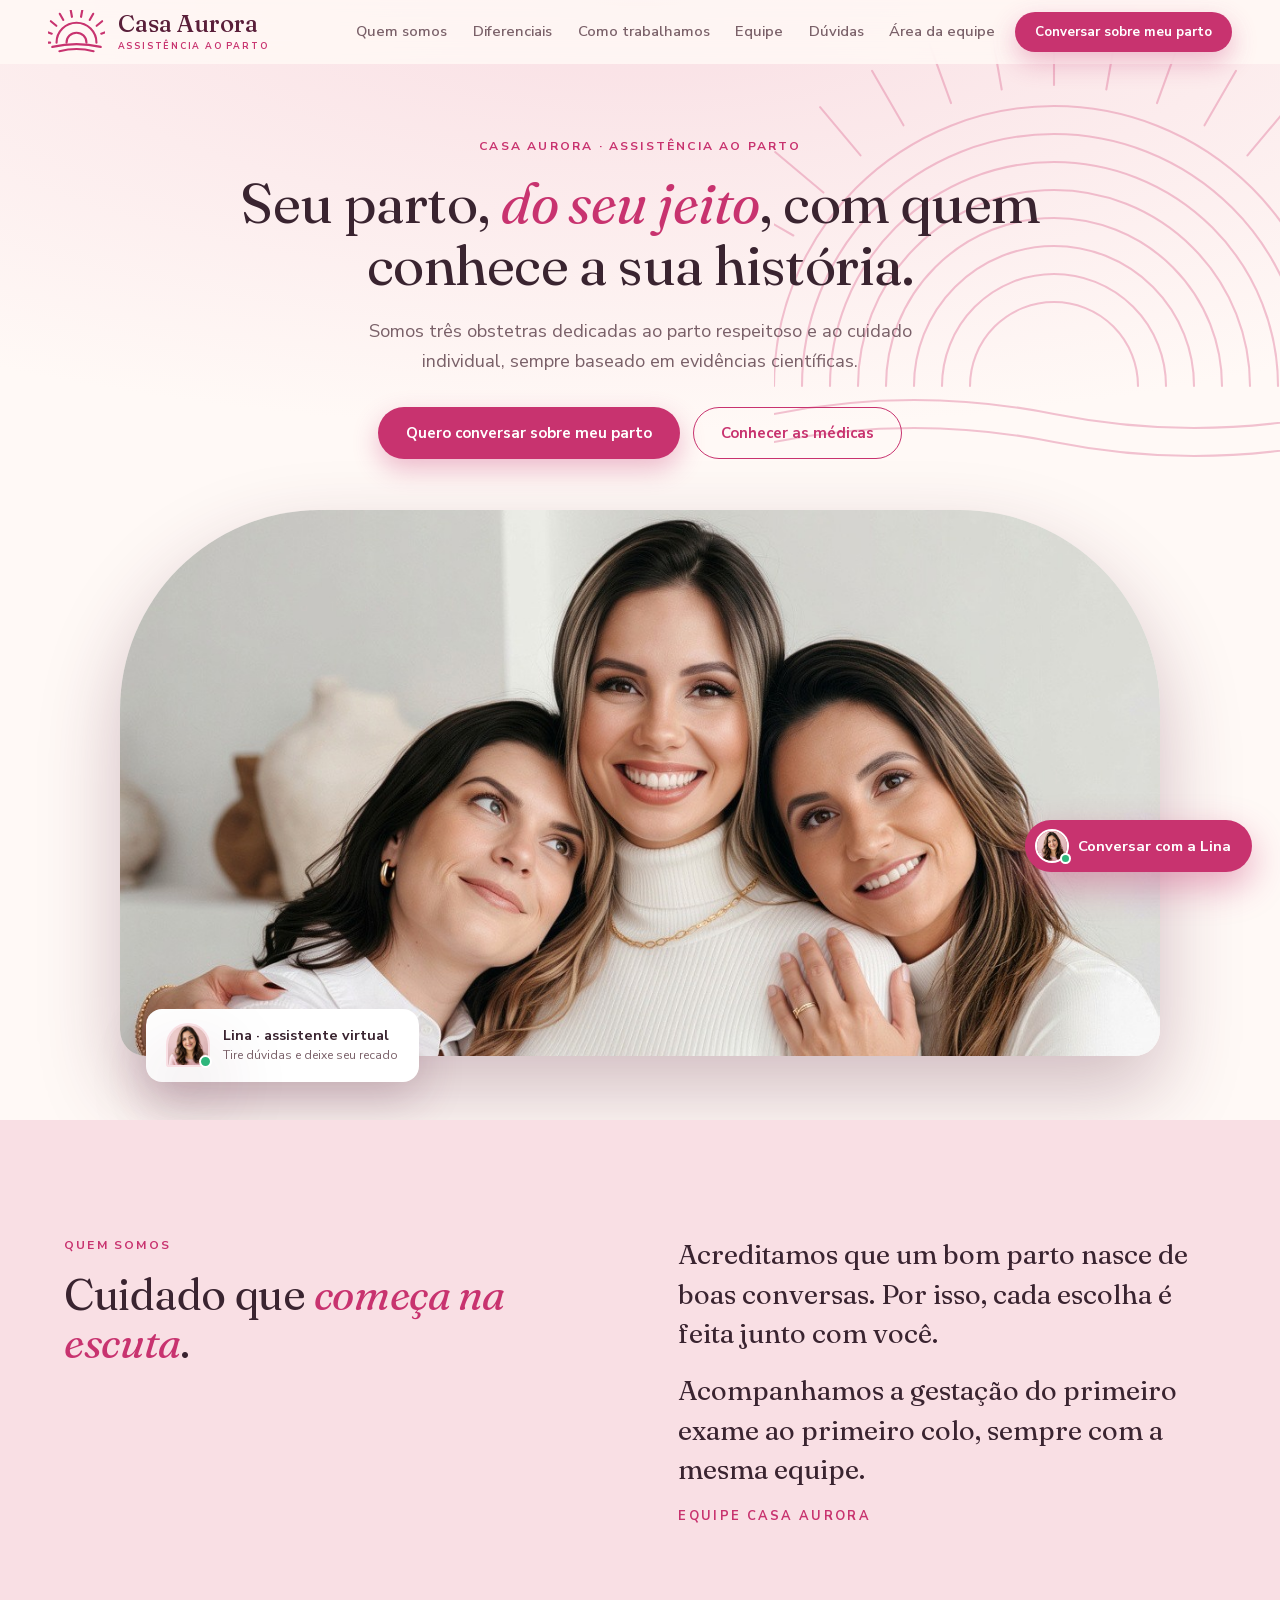
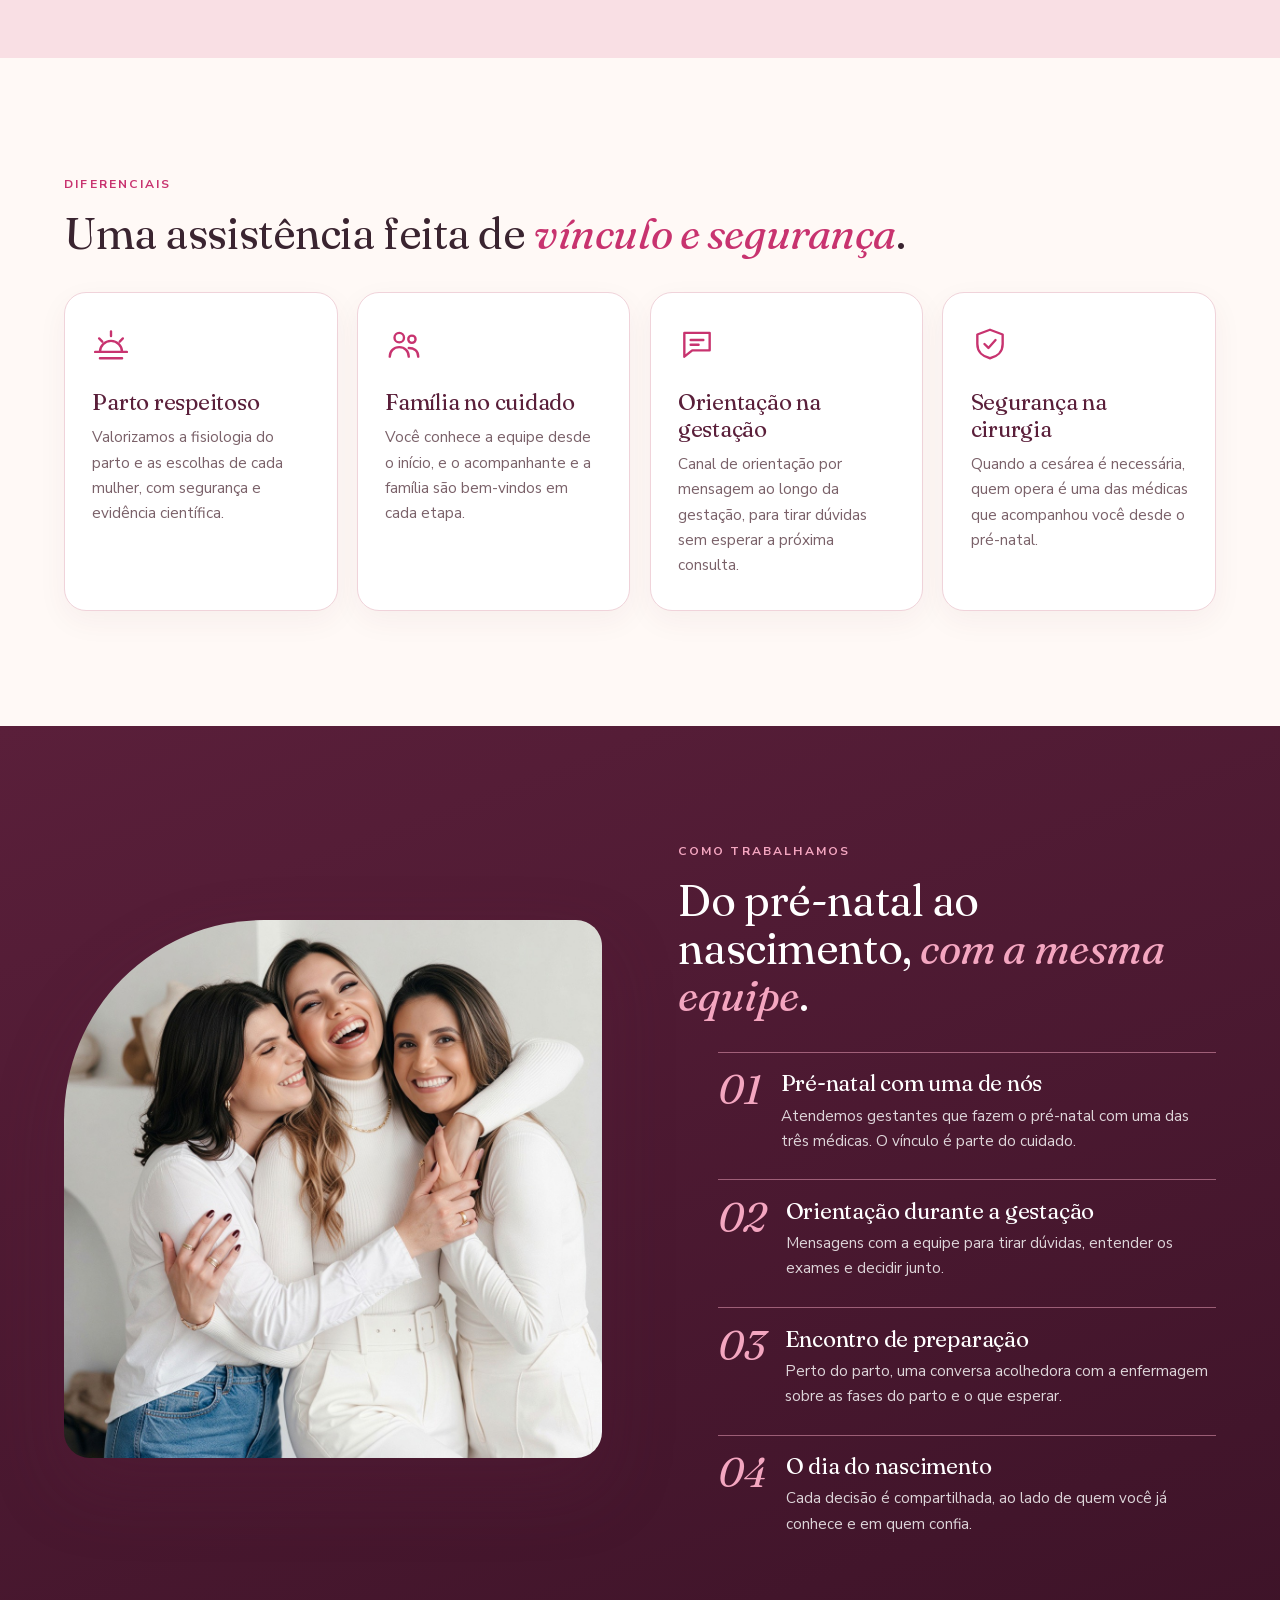
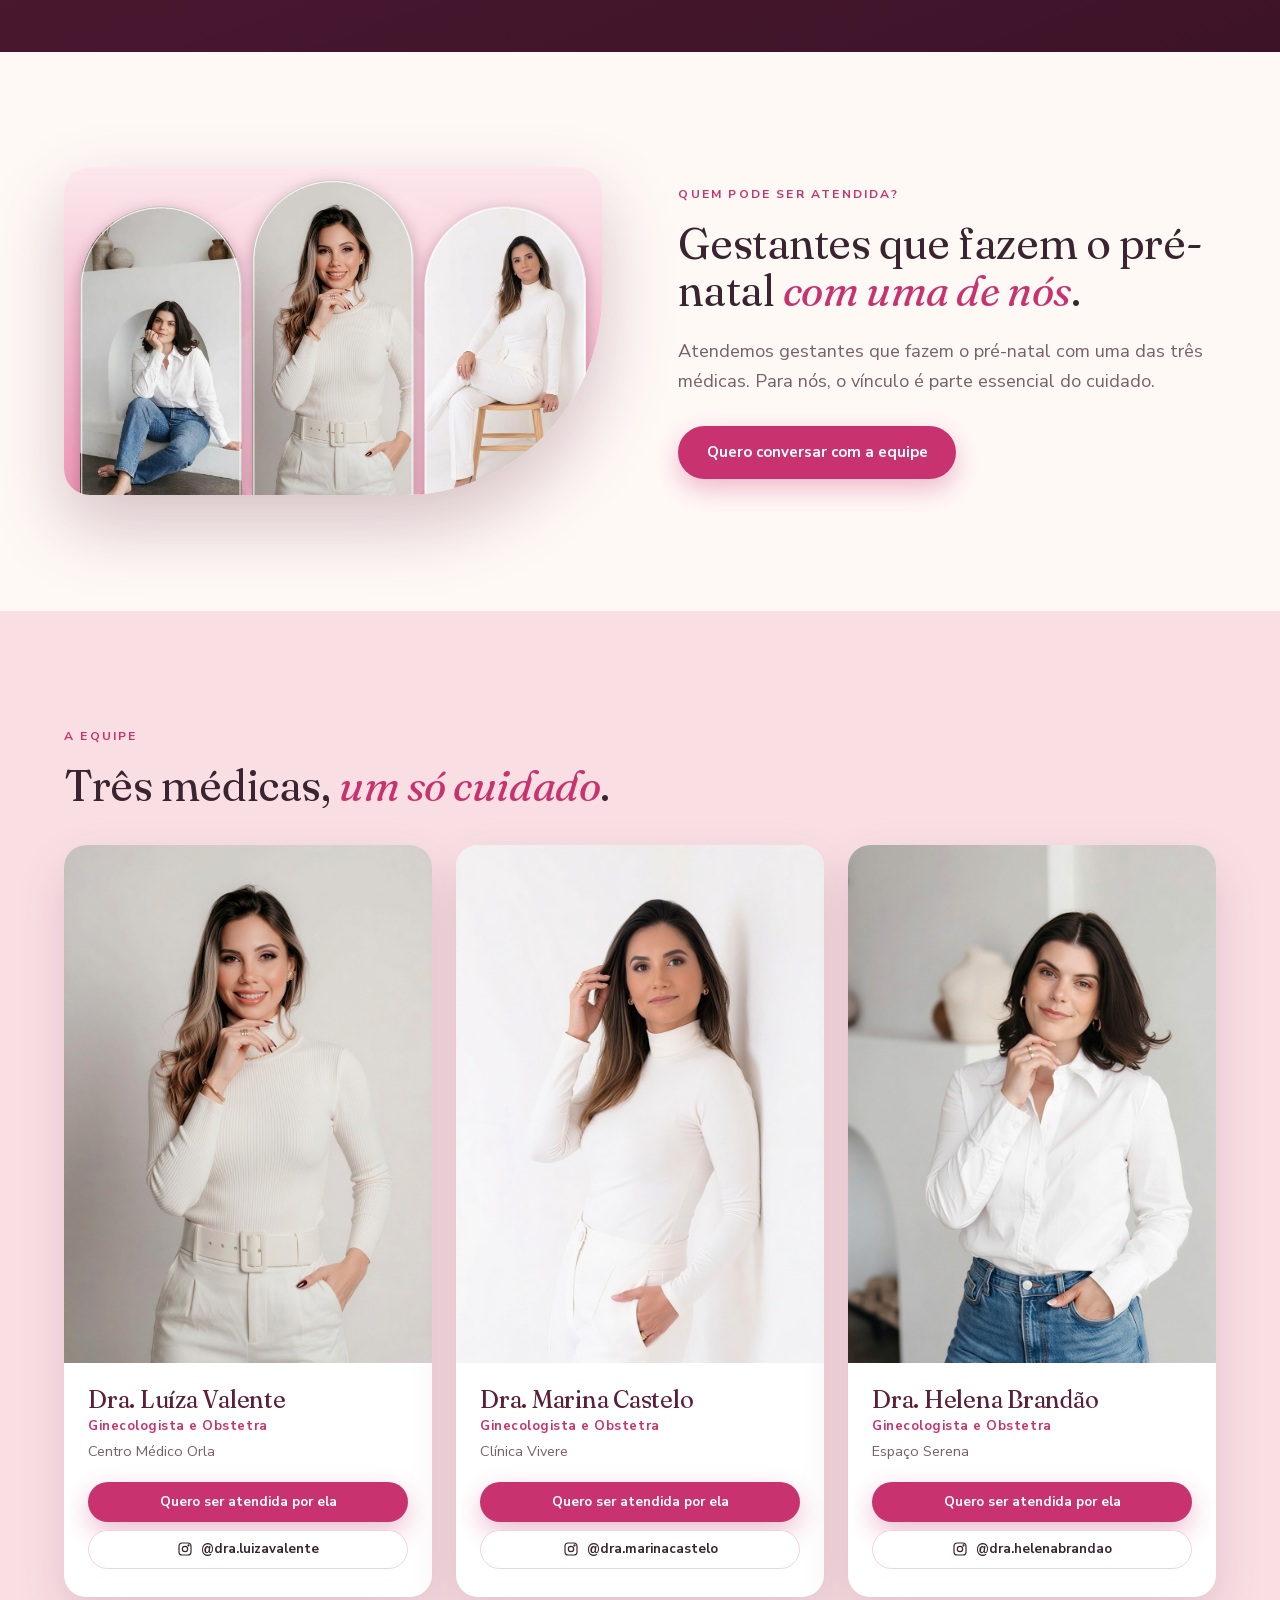
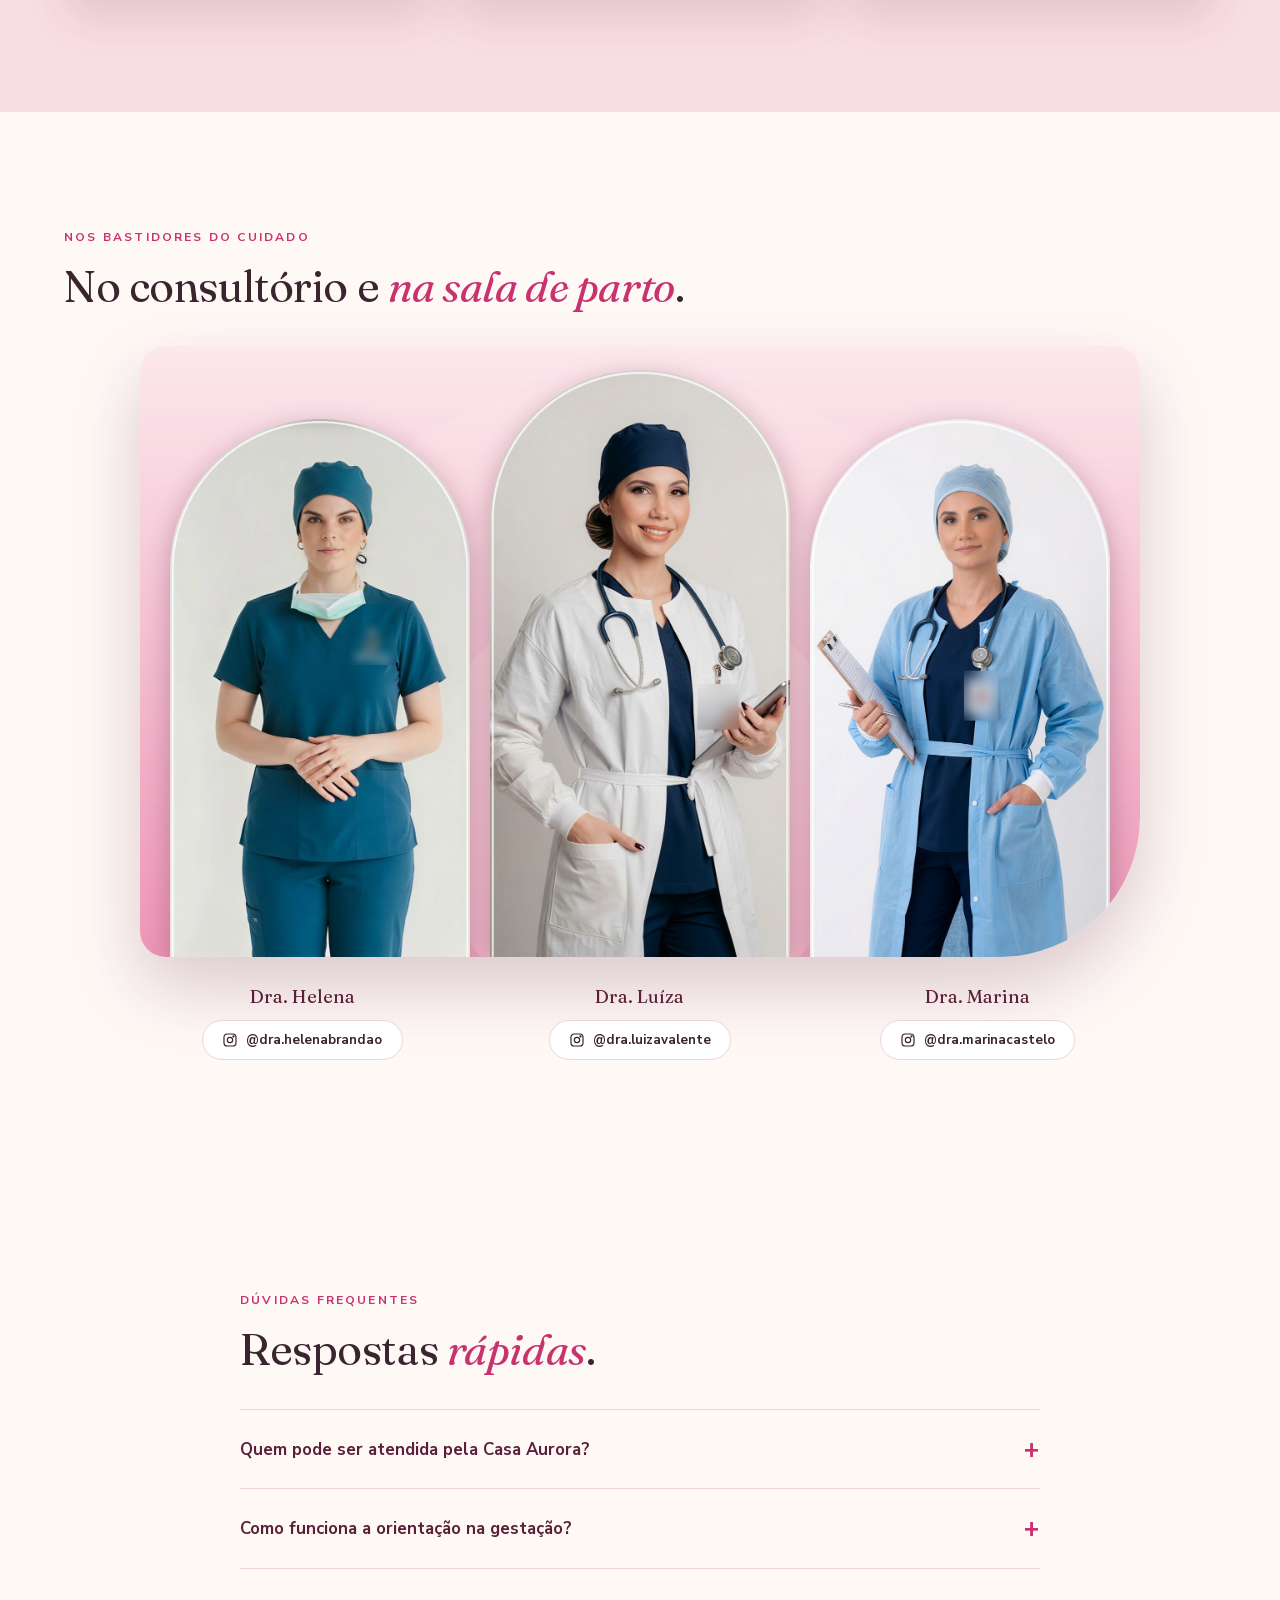
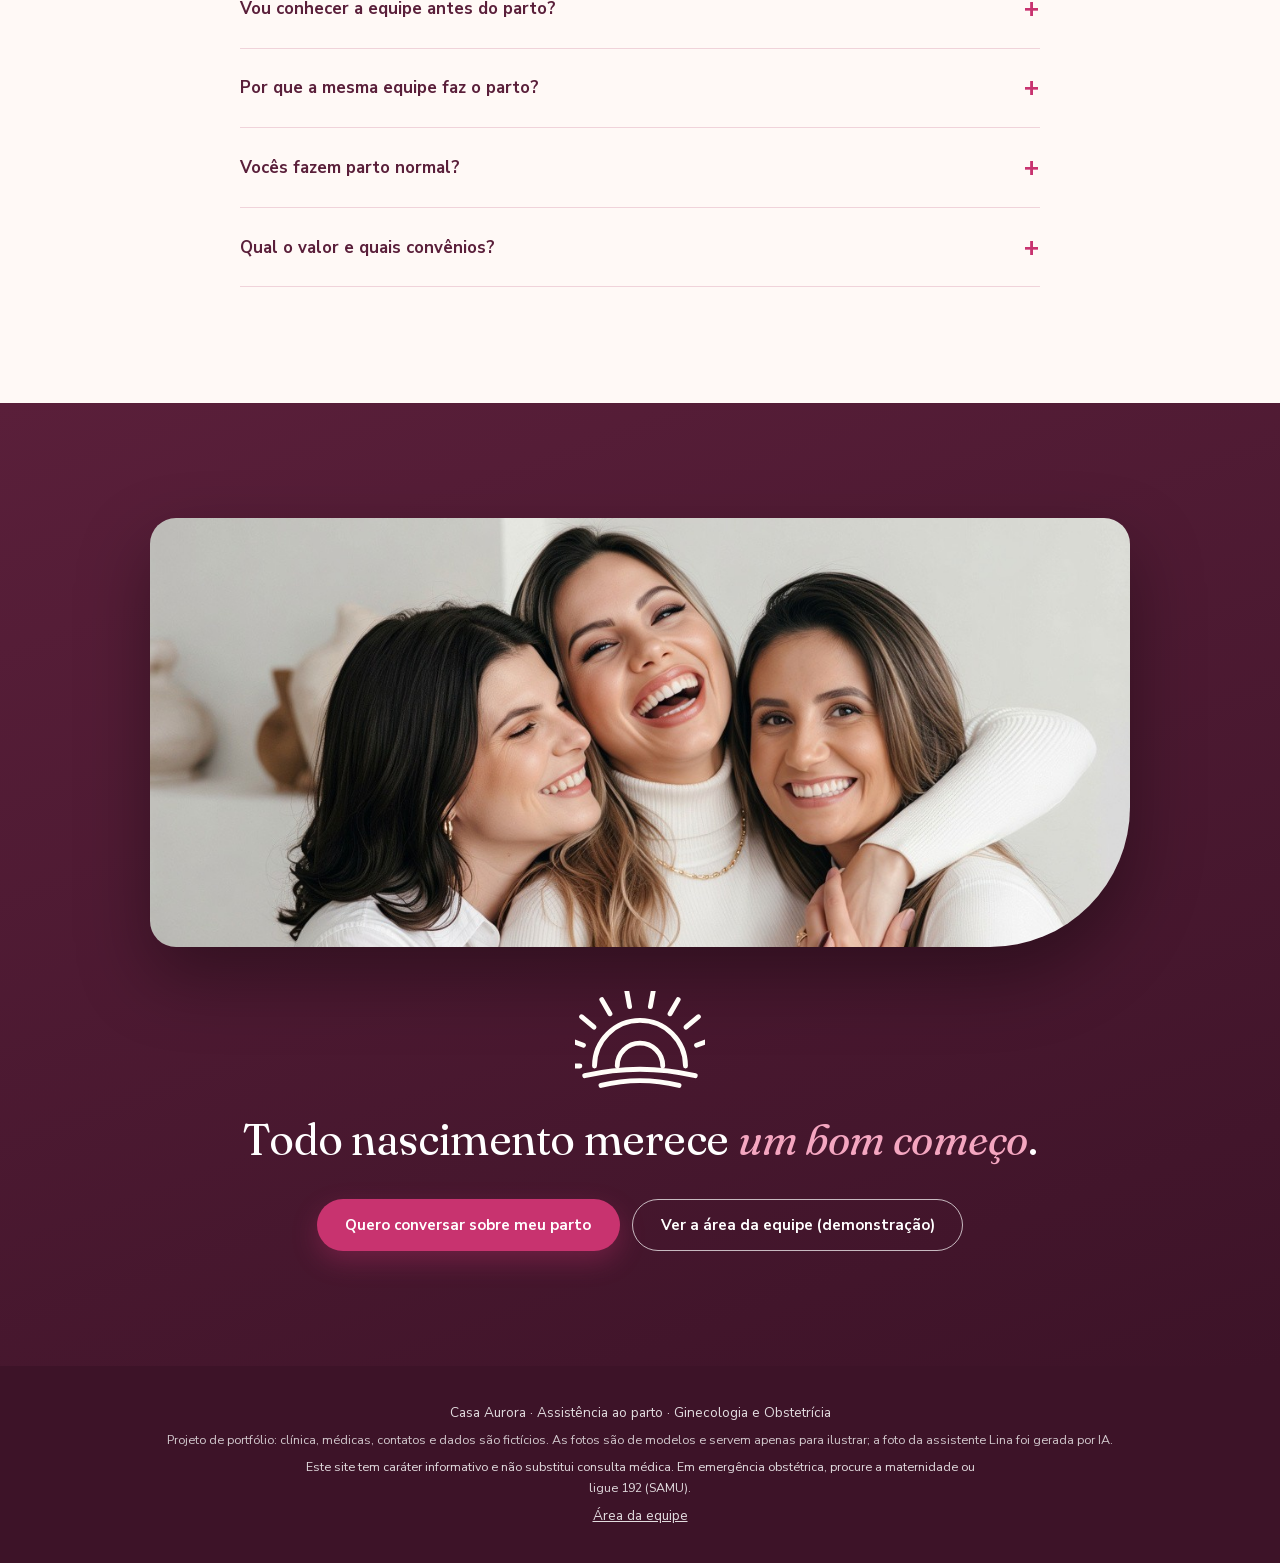
<file: index.html>
<!doctype html>
<html lang="pt-BR">
<head>
<meta charset="utf-8">
<meta name="viewport" content="width=device-width, initial-scale=1">
<title>Casa Aurora | Assistência ao Parto</title>
<meta name="description" content="Casa Aurora (clínica fictícia de portfólio): três obstetras dedicadas ao parto respeitoso e ao cuidado individual. Converse sobre o seu plano de parto.">
<meta name="robots" content="noindex">
<meta name="theme-color" content="#f9dfe4">
<link rel="preload" href="assets/fonts/fraunces-normal-400.woff2" as="font" type="font/woff2" crossorigin>
<link rel="preload" href="assets/fonts/nunito-sans-normal-400.woff2" as="font" type="font/woff2" crossorigin>
<link rel="stylesheet" href="css/fonts.css?v=20261018u2">
<link rel="stylesheet" href="css/site.css?v=20261018u2">
</head>
<body class="lp">

<header class="topo" id="topo">
  <a class="marca" href="#inicio" aria-label="Casa Aurora, início"><img src="assets/logo-mark-rosa.svg" alt="" width="57" height="44"><span class="marca-txt"><b>Casa Aurora</b><small>Assistência ao parto</small></span></a>
  <nav class="menu" id="menu" aria-label="Principal">
    <a href="#manifesto">Quem somos</a><a href="#diferenciais">Diferenciais</a><a href="#como">Como trabalhamos</a><a href="#equipe">Equipe</a><a href="#duvidas">Dúvidas</a><a href="painel.html" class="menu-equipe">Área da equipe</a>
  </nav>
  <button class="btn btn-terra btn-sm" data-abrir-chat>Conversar sobre meu parto</button>
  <button class="burger" id="burger" aria-label="Abrir menu" aria-expanded="false"><span></span><span></span></button>
</header>

<main>
  <section class="hero" id="inicio">
    <img class="marca-dagua rosa" src="assets/aurora-arcos-rosa.svg" alt="" aria-hidden="true">
    <div class="hero-txt reveal">
      <p class="etiqueta">Casa Aurora · Assistência ao parto</p>
      <h1>Seu parto, <em>do seu jeito</em>, com quem conhece a sua história.</h1>
      <p class="lead">Somos três obstetras dedicadas ao parto respeitoso e ao cuidado individual, sempre baseado em evidências científicas.</p>
      <div class="acoes">
        <button class="btn btn-terra" data-abrir-chat>Quero conversar sobre meu parto</button>
        <a class="btn btn-linha" href="#equipe">Conhecer as médicas</a>
      </div>
    </div>
    <figure class="hero-foto reveal">
      <img src="assets/equipe-abraco.jpg" alt="As três médicas da Casa Aurora abraçadas" width="843" height="470" fetchpriority="high">
      <button class="cartao-flutuante" data-abrir-chat>
        <span class="fab-av-wrap"><img class="fab-av" src="assets/lina.jpg" alt="" width="44" height="44"><span class="ponto"></span></span>
        <span><strong data-cfg="assistente"></strong> · assistente virtual<br><small>Tire dúvidas e deixe seu recado</small></span>
      </button>
    </figure>
  </section>

  <section class="sec sec-escuro" id="manifesto">
    <div class="miolo duas">
      <div class="reveal">
        <p class="etiqueta">Quem somos</p>
        <h2>Cuidado que <em>começa na escuta</em>.</h2>
      </div>
      <div class="reveal texto-grande">
        <p>Acreditamos que um bom parto nasce de boas conversas. Por isso, cada escolha é feita junto com você.</p>
        <p>Acompanhamos a gestação do primeiro exame ao primeiro colo, sempre com a mesma equipe.</p>
        <p class="assina">Equipe Casa Aurora</p>
      </div>
    </div>
  </section>

  <section class="sec" id="diferenciais">
    <div class="miolo">
      <p class="etiqueta reveal">Diferenciais</p>
      <h2 class="reveal">Uma assistência feita de <em>vínculo e segurança</em>.</h2>
      <div class="grade" id="diferenciaisGrade"></div>
    </div>
  </section>

  <section class="sec sec-marrom" id="como">
    <div class="miolo duas centro-v">
      <figure class="reveal foto-arco inv"><img src="assets/equipe-marrom.jpg" alt="As três médicas da Casa Aurora rindo juntas" loading="lazy" width="843" height="843"></figure>
      <div>
        <p class="etiqueta reveal">Como trabalhamos</p>
        <h2 class="reveal">Do pré-natal ao nascimento, <em>com a mesma equipe</em>.</h2>
        <ol class="passos vert" id="passos"></ol>
      </div>
    </div>
  </section>

  <section class="sec" id="contratar">
    <div class="miolo duas centro-v">
      <figure class="reveal foto-arco"><img src="assets/trio-consultorio.jpg" alt="As três médicas da Casa Aurora no consultório" loading="lazy" width="1800" height="1100"></figure>
      <div class="reveal">
        <p class="etiqueta">Quem pode ser atendida?</p>
        <h2>Gestantes que fazem o pré-natal <em>com uma de nós</em>.</h2>
        <p class="lead">Atendemos gestantes que fazem o pré-natal com uma das três médicas. Para nós, o vínculo é parte essencial do cuidado.</p>
        <button class="btn btn-terra" data-abrir-chat>Quero conversar com a equipe</button>
      </div>
    </div>
  </section>

  <section class="sec sec-escuro" id="equipe">
    <div class="miolo">
      <p class="etiqueta reveal">A equipe</p>
      <h2 class="reveal">Três médicas, <em>um só cuidado</em>.</h2>
      <div class="equipe" id="equipeGrade"></div>
    </div>
  </section>

  <section class="sec" id="bastidores">
    <div class="miolo">
      <p class="etiqueta reveal">Nos bastidores do cuidado</p>
      <h2 class="reveal">No consultório e <em>na sala de parto</em>.</h2>
      <figure class="reveal foto-larga"><img src="assets/trio-uniformes.jpg" alt="As três médicas da Casa Aurora de uniforme" loading="lazy" width="2400" height="1467"></figure>
      <div class="ig-trio reveal" id="igTrio"></div>
    </div>
  </section>

  <section class="sec" id="duvidas">
    <div class="miolo estreito">
      <p class="etiqueta reveal">Dúvidas frequentes</p>
      <h2 class="reveal">Respostas <em>rápidas</em>.</h2>
      <div class="faq" id="faq"></div>
    </div>
  </section>

  <section class="sec sec-marrom final">
    <img class="marca-dagua esq" src="assets/aurora-arcos.svg" alt="" aria-hidden="true">
    <div class="miolo centrado reveal">
      <figure class="faixa"><img src="assets/equipe-sentadas.jpg" alt="A equipe Casa Aurora" loading="lazy" width="843" height="368"></figure>
      <img class="logo-final" src="assets/logo-mark.svg" alt="Casa Aurora" width="130" height="100" loading="lazy">
      <h2>Todo nascimento merece <em>um bom começo</em>.</h2>
      <div class="acoes centro">
        <button class="btn btn-terra" data-abrir-chat>Quero conversar sobre meu parto</button>
        <a class="btn btn-linha" href="painel.html">Ver a área da equipe (demonstração)</a>
      </div>
    </div>
  </section>
</main>

<footer class="rodape">
  <p>Casa Aurora · Assistência ao parto · Ginecologia e Obstetrícia</p>
  <p class="demo-nota">Projeto de portfólio: clínica, médicas, contatos e dados são fictícios. As fotos são de modelos e servem apenas para ilustrar; a foto da assistente Lina foi gerada por IA.</p>
  <p class="aviso">Este site tem caráter informativo e não substitui consulta médica. Em emergência obstétrica, procure a maternidade ou ligue 192 (SAMU).</p>
  <p><a href="painel.html">Área da equipe</a></p>
</footer>

<script src="js/config.js?v=20261018u2"></script>
<script src="js/db.js?v=20261018u2"></script>
<script src="js/site.js?v=20261018u2"></script>
<script src="js/assistant.js?v=20261018u2"></script>
</body>
</html>
</file>
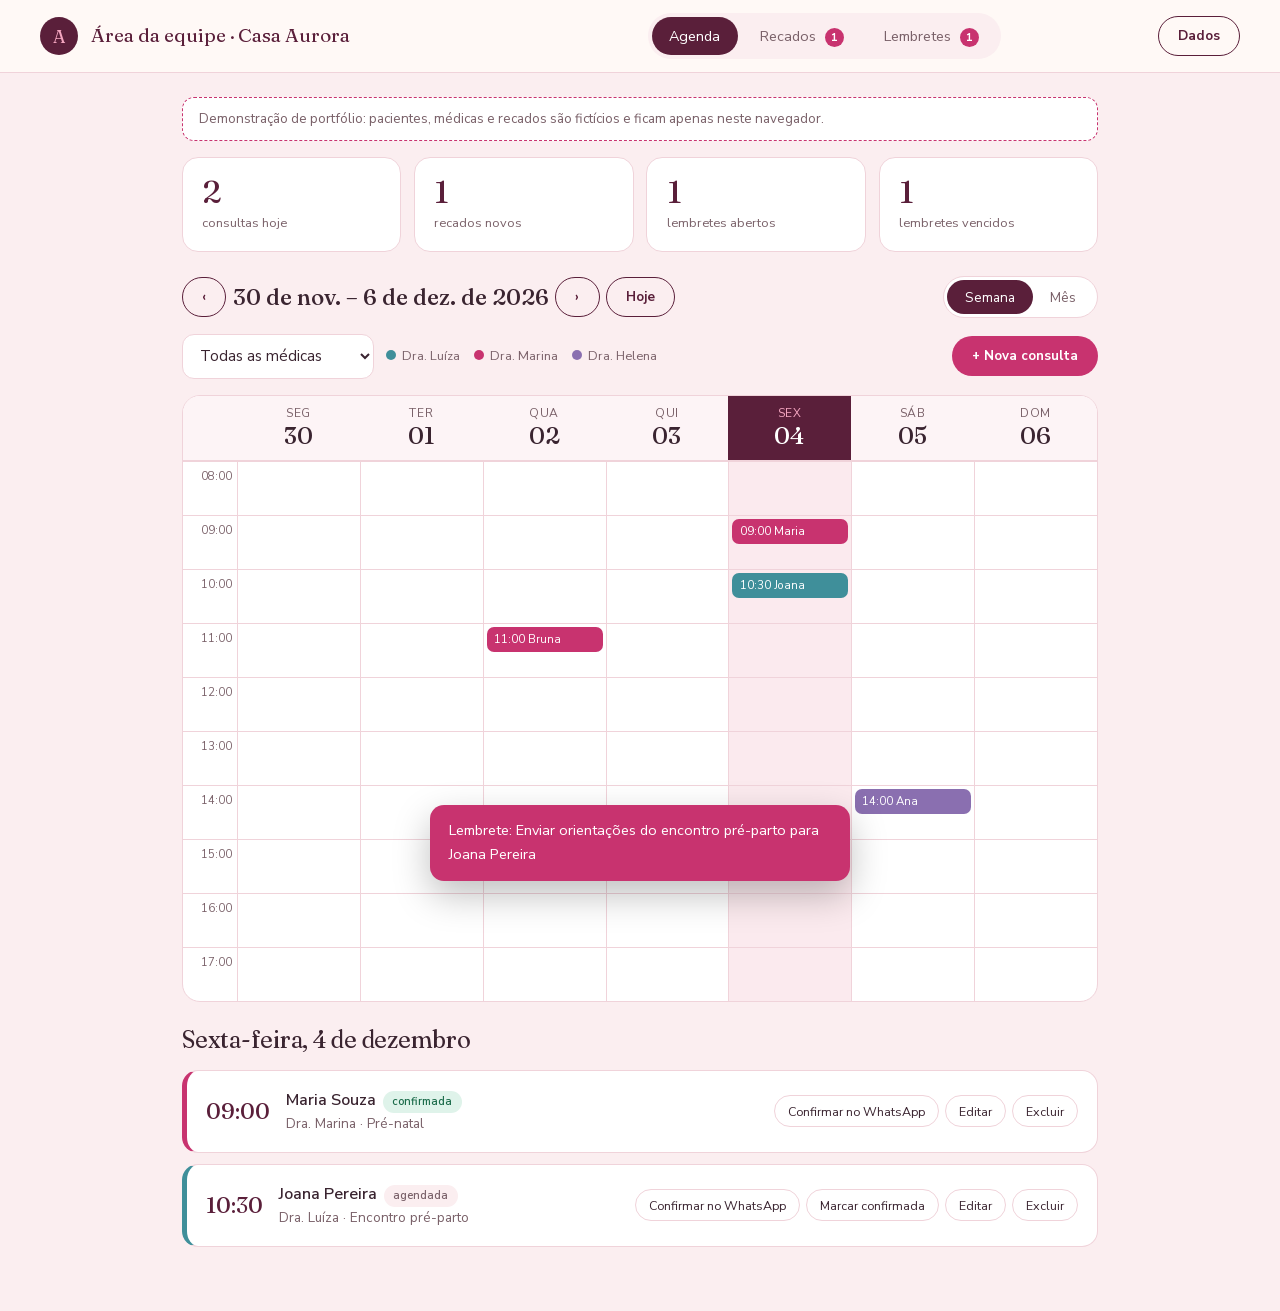
<file: painel.html>
<!doctype html>
<html lang="pt-BR">
<head>
<meta charset="utf-8">
<meta name="viewport" content="width=device-width, initial-scale=1">
<meta name="robots" content="noindex">
<title>Painel | Casa Aurora (demonstração)</title>
<link rel="preload" href="assets/fonts/fraunces-normal-400.woff2" as="font" type="font/woff2" crossorigin>
<link rel="preload" href="assets/fonts/nunito-sans-normal-400.woff2" as="font" type="font/woff2" crossorigin>
<link rel="stylesheet" href="css/fonts.css?v=20261018u2">
<link rel="stylesheet" href="css/site.css?v=20261018u2">
<link rel="stylesheet" href="css/painel.css?v=20261018u2">
</head>
<body class="pn">
<header class="pn-topo">
  <a class="marca" href="index.html"><span class="marca-sel">A</span><span class="marca-nome">Área da equipe · Casa Aurora</span></a>
  <nav class="abas" role="tablist">
    <button role="tab" data-aba="agenda" aria-selected="true">Agenda</button>
    <button role="tab" data-aba="recados" aria-selected="false">Recados <b id="nRec" hidden></b></button>
    <button role="tab" data-aba="lembretes" aria-selected="false">Lembretes <b id="nLemb" hidden></b></button>
  </nav>
  <button class="btn btn-linha btn-sm" id="btnDados">Dados</button>
</header>

<main class="pn-main">
  <p class="demo-banner">Demonstração de portfólio: pacientes, médicas e recados são fictícios e ficam apenas neste navegador.</p>
  <section class="resumo" id="resumo"></section>

  <section class="aba" id="aba-agenda">
    <div class="barra">
      <div class="nav-dia">
        <button class="btn btn-linha btn-sm" id="navAnt" aria-label="Anterior">‹</button>
        <strong class="rotulo" id="rotulo"></strong>
        <button class="btn btn-linha btn-sm" id="navProx" aria-label="Próximo">›</button>
        <button class="btn btn-linha btn-sm" id="navHoje">Hoje</button>
      </div>
      <div class="visoes" role="group" aria-label="Tipo de visualização">
        <button data-v="semana" aria-pressed="true">Semana</button>
        <button data-v="mes" aria-pressed="false">Mês</button>
      </div>
    </div>
    <div class="barra">
      <select id="filtroMedica" aria-label="Filtrar por médica"></select>
      <div class="legenda" id="legenda"></div>
      <button class="btn btn-ouro btn-sm" id="novaConsulta">+ Nova consulta</button>
    </div>
    <div class="visao" id="visao"></div>
    <h2 class="tit-dia" id="titDia"></h2>
    <div class="lista" id="listaAgenda"></div>
  </section>

  <section class="aba" id="aba-recados" hidden>
    <p class="dica">Recados deixados pela assistente do site, com a conversa completa. Responda pelo WhatsApp ou transforme em consulta.</p>
    <div class="filtros" id="filtroRec"></div>
    <div class="lista" id="listaRec"></div>
  </section>

  <section class="aba" id="aba-lembretes" hidden>
    <form class="form-linha" id="formLemb">
      <input name="texto" placeholder="Novo lembrete (ex.: enviar orientações do encontro pré-parto)" required maxlength="140">
      <input type="date" name="data" required>
      <input type="time" name="hora" required>
      <button class="btn btn-ouro btn-sm">Adicionar</button>
    </form>
    <p class="dica" id="notifInfo"></p>
    <div class="lista" id="listaLemb"></div>
  </section>
</main>

<div class="modal" id="modal" hidden>
  <form class="modal-caixa" id="formCons">
    <h3 id="modalTit">Nova consulta</h3>
    <input type="hidden" name="id">
    <input type="hidden" name="leadId">
    <label>Paciente<input name="paciente" required maxlength="80"></label>
    <label>WhatsApp<input name="telefone" inputmode="tel" placeholder="35 91234-5678"></label>
    <div class="dois">
      <label>Data<input type="date" name="data" required></label>
      <label>Hora<input type="time" name="hora" required></label>
    </div>
    <div class="dois">
      <label>Médica<select name="medica" id="selMedica"></select></label>
      <label>Tipo<select name="tipo"><option>Pré-natal</option><option>Primeira consulta</option><option>Retorno</option><option>Encontro pré-parto</option><option>Consultoria</option><option>Outro</option></select></label>
    </div>
    <label>Situação<select name="status"><option value="agendada">Agendada</option><option value="confirmada">Confirmada</option><option value="realizada">Realizada</option><option value="faltou">Faltou</option><option value="cancelada">Cancelada</option></select></label>
    <label>Observações<textarea name="obs" rows="2" maxlength="300"></textarea></label>
    <label class="check"><input type="checkbox" name="lembrar" checked> Criar lembrete para confirmar com a paciente 1 dia antes</label>
    <p class="erro" id="erroCons" hidden></p>
    <div class="modal-acoes">
      <button type="button" class="btn btn-linha btn-sm" id="cancelaCons">Cancelar</button>
      <button class="btn btn-ouro btn-sm">Salvar</button>
    </div>
  </form>
</div>

<div class="modal" id="modalDados" hidden>
  <div class="modal-caixa">
    <h3>Dados do painel</h3>
    <p class="dica">Os dados ficam salvos neste navegador. Faça backup para não perder e para levar a outro computador.</p>
    <div class="modal-acoes col">
      <button class="btn btn-linha btn-sm" id="btnExp">Baixar backup (.json)</button>
      <label class="btn btn-linha btn-sm">Restaurar backup<input type="file" id="fileImp" accept=".json" hidden></label>
      <button class="btn btn-linha btn-sm" id="btnDemo">Carregar dados de exemplo</button>
      <button class="btn btn-linha btn-sm perigo" id="btnLimpa">Apagar tudo</button>
      <button class="btn btn-ouro btn-sm" id="fechaDados">Fechar</button>
    </div>
  </div>
</div>

<div class="toasts" id="toasts" aria-live="polite"></div>

<script src="js/config.js?v=20261018u2"></script>
<script src="js/db.js?v=20261018u2"></script>
<script src="js/painel.js?v=20261018u2"></script>
</body>
</html>
</file>
<file: css/fonts.css>
/* Fontes hospedadas no próprio site (Fraunces e Nunito Sans, licença OFL), sem chamadas ao Google */
@font-face{font-family:'Fraunces';font-style:italic;font-weight:400;font-display:swap;src:url(../assets/fonts/fraunces-italic-400.woff2) format('woff2');unicode-range:U+0000-00FF, U+0131, U+0152-0153, U+02BB-02BC, U+02C6, U+02DA, U+02DC, U+0304, U+0308, U+0329, U+2000-206F, U+20AC, U+2122, U+2191, U+2193, U+2212, U+2215, U+FEFF, U+FFFD}
@font-face{font-family:'Fraunces';font-style:normal;font-weight:400;font-display:swap;src:url(../assets/fonts/fraunces-normal-400.woff2) format('woff2');unicode-range:U+0000-00FF, U+0131, U+0152-0153, U+02BB-02BC, U+02C6, U+02DA, U+02DC, U+0304, U+0308, U+0329, U+2000-206F, U+20AC, U+2122, U+2191, U+2193, U+2212, U+2215, U+FEFF, U+FFFD}
@font-face{font-family:'Fraunces';font-style:normal;font-weight:500;font-display:swap;src:url(../assets/fonts/fraunces-normal-400.woff2) format('woff2');unicode-range:U+0000-00FF, U+0131, U+0152-0153, U+02BB-02BC, U+02C6, U+02DA, U+02DC, U+0304, U+0308, U+0329, U+2000-206F, U+20AC, U+2122, U+2191, U+2193, U+2212, U+2215, U+FEFF, U+FFFD}
@font-face{font-family:'Nunito Sans';font-style:normal;font-weight:400;font-display:swap;src:url(../assets/fonts/nunito-sans-normal-400.woff2) format('woff2');unicode-range:U+0000-00FF, U+0131, U+0152-0153, U+02BB-02BC, U+02C6, U+02DA, U+02DC, U+0304, U+0308, U+0329, U+2000-206F, U+20AC, U+2122, U+2191, U+2193, U+2212, U+2215, U+FEFF, U+FFFD}
@font-face{font-family:'Nunito Sans';font-style:normal;font-weight:600;font-display:swap;src:url(../assets/fonts/nunito-sans-normal-400.woff2) format('woff2');unicode-range:U+0000-00FF, U+0131, U+0152-0153, U+02BB-02BC, U+02C6, U+02DA, U+02DC, U+0304, U+0308, U+0329, U+2000-206F, U+20AC, U+2122, U+2191, U+2193, U+2212, U+2215, U+FEFF, U+FFFD}
@font-face{font-family:'Nunito Sans';font-style:normal;font-weight:700;font-display:swap;src:url(../assets/fonts/nunito-sans-normal-400.woff2) format('woff2');unicode-range:U+0000-00FF, U+0131, U+0152-0153, U+02BB-02BC, U+02C6, U+02DA, U+02DC, U+0304, U+0308, U+0329, U+2000-206F, U+20AC, U+2122, U+2191, U+2193, U+2212, U+2215, U+FEFF, U+FFFD}
</file>
<file: css/site.css>
:root{
  /* paleta Casa Aurora: rosa bebê, off-white e rosa forte */
  --off:#fff9f6; --bebe:#f9dfe4; --bebe2:#fcecef; --pink:#c8336f; --pinkd:#a62459; --pinkl:#f4a6c0; --berry:#5a1f3a; --berry2:#3d1328; --texto:#3a2430; --muted:#7a6169; --borda:#f0d3da;
  /* nomes herdados (painel e chat) */
  --s1:#f9dfe4; --s2:#5a1f3a; --marfim:#fff9f6; --papel:#fbeef0; --verde:#5a1f3a; --ouro:#c8336f; --ouro2:#f4a6c0; --tinta:#3a2430; --suave:#7a6169; --linha:#f0d3da; --raio:22px;
  --serif:'Fraunces',Georgia,serif; --sans:'Nunito Sans',system-ui,sans-serif;
}
*{box-sizing:border-box;margin:0}
html{scroll-behavior:smooth;scroll-padding-top:84px}
body{font-family:var(--sans);color:var(--texto);background:var(--off);line-height:1.65;-webkit-font-smoothing:antialiased;overflow-x:hidden}
main{overflow-x:clip}
body.lp{background:var(--off);color:var(--texto)}
img{max-width:100%;height:auto;display:block}
a{color:inherit}
em{font-style:italic;color:var(--pink)}
h1,h2,h3{font-family:var(--serif);font-weight:400;letter-spacing:-.01em}
h1,h2{line-height:1.1}
h1{font-size:clamp(2.1rem,4.9vw,3.5rem)}
h2{font-size:clamp(1.8rem,3.8vw,2.7rem);margin-bottom:2.2rem}
.lead{font-size:1.14rem;color:var(--muted);max-width:38rem;margin:1.3rem 0 1.9rem}
.etiqueta{font-size:.76rem;letter-spacing:.18em;text-transform:uppercase;color:var(--pink);font-weight:700;margin-bottom:1rem}

/* topo */
.topo{position:fixed;inset:0 0 auto 0;z-index:50;display:flex;align-items:center;gap:1.2rem;padding:.6rem clamp(1rem,4vw,3rem);background:rgba(255,249,246,.82);backdrop-filter:blur(14px);border-bottom:1px solid transparent;transition:.3s}
.topo.rolou{background:rgba(255,249,246,.95);border-color:var(--borda);box-shadow:0 8px 30px rgba(90,31,58,.08)}
.marca{display:flex;align-items:center;gap:.8rem;text-decoration:none;margin-right:auto}
.marca img{width:auto;height:44px}
.marca-txt{display:flex;flex-direction:column;line-height:1;color:var(--berry)}
.marca-txt b{font:500 1.5rem/1 var(--serif);white-space:nowrap}
.marca-txt small{font:700 .56rem/1 var(--sans);letter-spacing:.2em;text-transform:uppercase;color:var(--pink);margin-top:.35rem}
.menu{display:flex;gap:1.6rem}
.menu a{text-decoration:none;font-size:.92rem;color:var(--muted);position:relative;font-weight:600;white-space:nowrap}
.menu a::after{content:"";position:absolute;left:0;bottom:-4px;width:0;height:2px;background:var(--pink);transition:.3s}
.menu a:hover{color:var(--berry)}.menu a:hover::after{width:100%}
.burger{display:none;background:none;border:0;width:40px;height:40px;cursor:pointer;position:relative}
.burger span{position:absolute;left:9px;right:9px;height:2px;background:var(--berry);transition:.3s}
.burger span:first-child{top:15px}.burger span:last-child{top:23px}
.burger[aria-expanded=true] span:first-child{top:19px;transform:rotate(45deg)}
.burger[aria-expanded=true] span:last-child{top:19px;transform:rotate(-45deg)}

/* botões */
.btn{display:inline-flex;align-items:center;justify-content:center;gap:.5rem;padding:.95rem 1.7rem;border-radius:999px;font:700 .94rem var(--sans);text-decoration:none;border:1.5px solid transparent;cursor:pointer;transition:transform .25s,box-shadow .25s,background .25s,color .25s;text-align:center}
.btn:hover{transform:translateY(-2px)}
.btn:focus-visible,.burger:focus-visible,.cartao-flutuante:focus-visible,.faq button:focus-visible,.chips button:focus-visible{outline:3px solid var(--pinkl);outline-offset:3px}
.btn-sm{padding:.62rem 1.2rem;font-size:.83rem;white-space:nowrap}
.btn-terra{background:var(--pink);color:#fff;box-shadow:0 10px 26px rgba(200,51,111,.32)}
.btn-terra:hover{background:var(--pinkd);box-shadow:0 14px 32px rgba(200,51,111,.4)}
.btn-ouro{background:var(--pink);color:#fff}
.btn-linha{border-color:var(--pink);color:var(--pink);background:transparent}
.btn-linha:hover{background:var(--pink);color:#fff}
.sec-marrom .btn-linha{border-color:rgba(255,255,255,.7);color:#fff}
.sec-marrom .btn-linha:hover{background:#fff;color:var(--berry)}
.btn-linha-escura{border-color:var(--borda);color:var(--texto);background:#fff}
.btn-linha-escura:hover{border-color:var(--pink);color:var(--pink)}

/* hero */
.hero{position:relative;padding:8.5rem clamp(1rem,5vw,5rem) 4rem;max-width:1240px;margin:auto;text-align:center;isolation:isolate}
.hero::before{content:"";position:absolute;z-index:-2;inset:0 -50vw;background:radial-gradient(70% 55% at 50% 0%,var(--bebe) 0%,rgba(249,223,228,0) 70%)}
.hero-txt{max-width:50rem;margin:auto}
.hero .lead{margin-inline:auto}
.acoes{display:flex;gap:.8rem;flex-wrap:wrap;justify-content:center}
.acoes.centro{justify-content:center}
.marca-dagua{position:absolute;z-index:-1;width:min(560px,80vw);right:-6%;top:2%;opacity:.13;pointer-events:none}
.marca-dagua.rosa{opacity:.5}
.marca-dagua.esq{right:auto;left:-8%;top:auto;bottom:-10%}
.hero-foto{position:relative;margin:3.2rem auto 0;max-width:1040px}
.hero-foto img{width:100%;border-radius:200px 200px 26px 26px;aspect-ratio:16/8.4;object-fit:cover;object-position:center 30%;box-shadow:0 34px 80px rgba(90,31,58,.28)}
.cartao-flutuante{position:absolute;left:1.6rem;bottom:-1.6rem;display:flex;align-items:center;gap:.8rem;padding:.9rem 1.3rem;background:#fff;color:var(--texto);border:0;border-radius:16px;box-shadow:0 18px 45px rgba(90,31,58,.22);cursor:pointer;text-align:left;font:700 .9rem/1.35 var(--sans);animation:flutua 5s ease-in-out infinite}
.cartao-flutuante small{color:var(--muted);font-weight:400}
.ponto{width:11px;height:11px;border-radius:50%;background:#2fb67c;animation:pulsa 2s infinite;flex:none}
@keyframes flutua{50%{transform:translateY(-8px)}}
@keyframes pulsa{0%{box-shadow:0 0 0 0 rgba(47,182,124,.6)}70%{box-shadow:0 0 0 12px rgba(47,182,124,0)}100%{box-shadow:0 0 0 0 rgba(47,182,124,0)}}

/* seções */
.sec{position:relative;padding:clamp(4rem,9vw,7.5rem) clamp(1rem,5vw,5rem);overflow:hidden}
.sec-escuro{background:var(--bebe)}
.sec-marrom{background:linear-gradient(160deg,var(--berry),var(--berry2));color:#fff}
.sec-marrom .lead{color:rgba(255,255,255,.85)}
.sec-marrom em{color:var(--pinkl)}
.sec-marrom .etiqueta{color:var(--pinkl)}
.miolo{max-width:1180px;margin:auto;position:relative}
.miolo.estreito{max-width:800px}
.miolo.duas{display:grid;grid-template-columns:1fr 1fr;gap:clamp(2rem,6vw,5rem);align-items:start}
.miolo.duas.centro-v{align-items:center}
.miolo.duas h2{margin-bottom:0}
.miolo.centrado{text-align:center}
.texto-grande p{font-family:var(--serif);font-size:clamp(1.3rem,2.4vw,1.7rem);line-height:1.45;margin-bottom:1.1rem;color:var(--texto)}
.assina{font-family:var(--sans)!important;font-size:.8rem!important;letter-spacing:.18em;text-transform:uppercase;color:var(--pink)!important;font-weight:700}
.foto-arco img{border-radius:26px 26px 200px 26px;box-shadow:0 30px 70px rgba(90,31,58,.25);aspect-ratio:4/3;object-fit:cover;width:100%}
.foto-arco.inv img{border-radius:200px 26px 26px 26px;aspect-ratio:1/1}
.faixa{max-width:980px;margin:0 auto 2.8rem}
.faixa img{border-radius:26px 26px 140px 26px;aspect-ratio:16/7;object-fit:cover;width:100%;box-shadow:0 30px 70px rgba(0,0,0,.35)}
.logo-final{margin:0 auto 1.5rem;width:130px}

.grade{display:grid;grid-template-columns:repeat(auto-fit,minmax(240px,1fr));gap:1.2rem}
.cartao{background:#fff;border:1px solid var(--borda);border-radius:var(--raio);padding:2rem 1.7rem;transition:transform .35s,box-shadow .35s,border-color .35s;box-shadow:0 10px 30px rgba(90,31,58,.05)}
.cartao:hover{transform:translateY(-6px);box-shadow:0 22px 50px rgba(200,51,111,.14);border-color:var(--pinkl)}
.cartao svg{width:38px;height:38px;stroke:var(--pink);fill:none;stroke-width:1.5;stroke-linecap:round;stroke-linejoin:round;margin-bottom:1.1rem}
.cartao h3{font-size:1.4rem;margin-bottom:.5rem;line-height:1.2;color:var(--berry)}
.cartao p{color:var(--muted);font-size:.96rem}
.grade .cartao{opacity:0;transform:translateY(26px);transition:opacity .7s,transform .7s,box-shadow .35s,border-color .35s}
.grade .cartao.vis{opacity:1;transform:none}
.grade .cartao.vis:hover{transform:translateY(-6px)}

.passos{list-style:none;display:grid;grid-template-columns:repeat(auto-fit,minmax(230px,1fr));gap:2rem;counter-reset:p}
.passos li{counter-increment:p;padding-top:1.4rem;border-top:1px solid rgba(244,166,192,.5)}
.passos li::before{content:"0" counter(p);font-family:var(--serif);font-size:2.8rem;color:var(--pinkl);font-style:italic;display:block;line-height:1;margin-bottom:.5rem}
.passos h3{font-size:1.4rem;margin-bottom:.4rem;line-height:1.2}
.passos p{color:rgba(255,255,255,.82);font-size:.95rem}
.passos.vert{grid-template-columns:1fr;gap:1.6rem;margin-top:2rem}
.passos.vert li{display:grid;grid-template-columns:auto 1fr;column-gap:1.2rem;padding-top:1.1rem}
.passos.vert li::before{grid-row:span 2;font-size:2.5rem}

.equipe{display:grid;grid-template-columns:repeat(auto-fit,minmax(270px,1fr));gap:1.5rem}
.medica{background:#fff;color:var(--texto);border-radius:var(--raio);overflow:hidden;box-shadow:0 22px 50px rgba(90,31,58,.14);display:flex;flex-direction:column;transition:transform .4s}
.medica:hover{transform:translateY(-6px)}
.medica-foto img{width:100%;aspect-ratio:44/62;object-fit:cover;object-position:center top}
.medica-info{padding:1.4rem 1.5rem 1.7rem;display:grid;gap:.15rem}
.medica h3{font-size:1.5rem;color:var(--berry);line-height:1.15}
.cargo{color:var(--pink);font-weight:700;font-size:.82rem;letter-spacing:.04em}
.clinica{color:var(--muted);font-size:.9rem}
.medica-acoes{display:grid;gap:.5rem;margin-top:1rem}

.faq{border-top:1px solid var(--borda)}
.faq div{border-bottom:1px solid var(--borda)}
.faq button{width:100%;display:flex;justify-content:space-between;align-items:center;gap:1rem;padding:1.3rem 0;background:none;border:0;font:700 1.05rem var(--sans);color:var(--berry);text-align:left;cursor:pointer}
.faq button::after{content:"+";font-size:1.7rem;color:var(--pink);transition:transform .3s;flex:none}
.faq button[aria-expanded=true]::after{transform:rotate(45deg)}
.faq p{max-height:0;overflow:hidden;color:var(--muted);transition:max-height .4s,padding .4s}
.faq button[aria-expanded=true]+p{max-height:240px;padding-bottom:1.3rem}

.rodape{padding:2.2rem clamp(1rem,5vw,5rem);text-align:center;font-size:.85rem;color:rgba(255,255,255,.85);display:grid;gap:.4rem;background:var(--berry2)}
.rodape .aviso{font-size:.78rem;max-width:42rem;margin:auto}
.demo-nota{font-size:.78rem;opacity:.9}

.reveal{opacity:0;transform:translateY(26px);transition:opacity .9s ease,transform .9s ease}
.reveal.vis{opacity:1;transform:none}

/* ---------- assistente ---------- */
.fab{position:fixed;right:clamp(14px,3vw,28px);bottom:clamp(14px,3vw,28px);z-index:60;display:flex;align-items:center;gap:.6rem;padding:.9rem 1.3rem;border:0;border-radius:999px;background:var(--pink);color:#fff;font:700 .92rem var(--sans);cursor:pointer;box-shadow:0 14px 36px rgba(200,51,111,.4);transition:.3s}
.fab:hover{transform:translateY(-3px);background:var(--pinkd)}
.fab.oculto{opacity:0;pointer-events:none;transform:scale(.8)}
.chat{position:fixed;right:clamp(0px,3vw,28px);bottom:clamp(0px,3vw,28px);z-index:70;width:min(410px,100%);height:min(660px,calc(100dvh - 20px));display:flex;flex-direction:column;background:#fff;color:var(--texto);border-radius:22px;box-shadow:0 30px 80px rgba(90,31,58,.35);overflow:hidden;transform:translateY(30px) scale(.97);opacity:0;pointer-events:none;transition:.35s}
.chat.aberto{transform:none;opacity:1;pointer-events:auto}
.chat-topo{display:flex;align-items:center;gap:.8rem;padding:1rem 1.2rem;background:var(--pink);color:#fff}
.chat-av{width:46px;height:46px;border-radius:50%;object-fit:cover;border:2px solid #fff;background:#fff;flex:none}
.chat-topo strong{display:block;font-size:.98rem}.chat-topo small{opacity:.9;font-size:.75rem}
.chat-fechar{margin-left:auto;background:none;border:0;color:#fff;font-size:1.6rem;cursor:pointer;line-height:1;padding:.3rem .5rem}
.chat-msgs{flex:1;overflow-y:auto;padding:1.1rem;display:flex;flex-direction:column;gap:.6rem;background:var(--off);scroll-behavior:smooth}
.msg{max-width:86%;padding:.7rem 1rem;border-radius:16px;font-size:.92rem;line-height:1.5;animation:entra .35s ease;white-space:pre-line}
.msg.bot{background:#fff;border:1px solid var(--borda);border-bottom-left-radius:4px;align-self:flex-start}
.msg.eu{background:var(--pink);color:#fff;border-bottom-right-radius:4px;align-self:flex-end}
.msg.alerta{background:#fdecea;border-color:#f3b9b2;color:#8a1f14}
.msg .btn{margin-top:.5rem;width:100%}
.digitando{display:flex;gap:4px;padding:.9rem 1rem}
.digitando i{width:7px;height:7px;border-radius:50%;background:var(--pink);animation:pula 1s infinite}
.digitando i:nth-child(2){animation-delay:.15s}.digitando i:nth-child(3){animation-delay:.3s}
@keyframes pula{50%{transform:translateY(-5px);opacity:.5}}
@keyframes entra{from{opacity:0;transform:translateY(8px)}}
.chips{display:flex;flex-wrap:wrap;gap:.45rem;padding:.2rem 1.1rem .8rem;background:var(--off)}
.chips button{padding:.5rem .95rem;border-radius:999px;border:1.5px solid var(--pink);background:#fff;color:var(--pinkd);font:700 .83rem var(--sans);cursor:pointer;transition:.2s}
.chips button:hover{background:var(--pink);color:#fff}
.chat-form{display:flex;gap:.5rem;padding:.8rem;border-top:1px solid var(--borda);background:#fff}
.chat-form input{flex:1;min-width:0;padding:.8rem 1rem;border:1.5px solid var(--borda);border-radius:999px;font:400 .95rem var(--sans);background:var(--off);color:var(--texto)}
.chat-form input:focus{outline:none;border-color:var(--pink)}
.chat-form button{width:44px;height:44px;border-radius:50%;border:0;background:var(--pink);color:#fff;font-size:1.1rem;cursor:pointer}
.chat-lgpd{font-size:.68rem;color:var(--muted);text-align:center;padding:0 1rem .6rem;background:#fff}
.chat .btn-ouro{color:#fff}

/* painel reaproveita .marca-sel */
.marca-sel{width:38px;height:38px;border-radius:50%;background:var(--berry);color:var(--pinkl);display:grid;place-items:center;font-family:var(--serif);font-size:1.1rem}
.marca-nome{font-family:var(--serif);font-size:1.2rem;color:var(--berry)}

@media(max-width:1180px){.menu{gap:1.1rem}.menu-equipe{display:none}.topo .btn-sm{padding:.55rem 1rem}}
@media(max-width:900px){
  .hero{padding-top:7rem}
  .hero-foto img{border-radius:120px 120px 22px 22px;aspect-ratio:4/3}
  .cartao-flutuante{left:.8rem;right:.8rem;bottom:-1.4rem}
  .miolo.duas{grid-template-columns:1fr}
  .burger{display:block}
  .topo .btn-sm{display:none}
  .marca img{height:40px}
  .menu{position:fixed;inset:66px 0 auto 0;flex-direction:column;gap:0;background:var(--off);padding:.5rem 1.2rem 1.2rem;border-bottom:1px solid var(--borda);transform:translateY(-130%);transition:.35s;box-shadow:0 20px 40px rgba(90,31,58,.12)}
  .menu.aberto{transform:none}
  .menu a{padding:1rem 0;border-bottom:1px solid var(--borda);font-size:1rem}
  .menu-equipe{display:block}
  .chat{border-radius:22px 22px 0 0;height:min(700px,92dvh)}
  .final .btn{width:100%}
  .faixa img{border-radius:20px 20px 80px 20px;aspect-ratio:4/3}.foto-arco.inv img{border-radius:120px 22px 22px 22px}
}
@media(prefers-reduced-motion:reduce){*{animation:none!important;transition:none!important}.reveal,.grade .cartao{opacity:1;transform:none}html{scroll-behavior:auto}}
@media(min-width:601px) and (max-width:1100px){#diferenciaisGrade{grid-template-columns:repeat(2,1fr)}}

.fab-av-wrap{position:relative;display:inline-flex;flex:none}
.fab-av{width:34px;height:34px;border-radius:50%;object-fit:cover;border:2px solid #fff;background:#fff}
.fab-av-wrap .ponto{position:absolute;right:-2px;bottom:-1px;width:11px;height:11px;border:2px solid #fff;animation:none}
.fab{padding:.55rem 1.3rem .55rem .6rem}
.cartao-flutuante .fab-av{width:44px;height:44px;border-color:var(--bebe)}
.cartao-flutuante .fab-av-wrap .ponto{width:13px;height:13px}

/* cartões da equipe: segunda pose ao passar o mouse */
.medica-foto{position:relative;overflow:hidden}
.medica-foto img.alt{position:absolute;inset:0;height:100%;opacity:0;transition:opacity .5s ease}
.medica:hover .medica-foto img.alt,.medica:focus-within .medica-foto img.alt{opacity:1}
/* galeria de bastidores */
.galeria{display:grid;grid-template-columns:repeat(4,1fr);gap:1.2rem;align-items:start}
.galeria figure{border-radius:200px 200px 22px 22px;overflow:hidden;box-shadow:0 22px 50px rgba(90,31,58,.16);aspect-ratio:3/4;background:var(--bebe)}
.galeria figure:nth-child(even){margin-top:2.6rem}
.galeria img{width:100%;height:100%;object-fit:cover;object-position:center top;transition:transform .7s}
.galeria figure:hover img{transform:scale(1.04)}
@media(max-width:900px){.galeria{grid-template-columns:repeat(2,1fr)}.galeria figure{border-radius:120px 120px 20px 20px}}

.foto-larga img{width:100%;border-radius:26px 26px 140px 26px;box-shadow:0 30px 70px rgba(90,31,58,.22)}
#contratar .foto-arco img{aspect-ratio:1800/1100}
@media(max-width:900px){.foto-larga img{border-radius:20px 20px 80px 20px}}

.foto-larga{max-width:640px;margin:0 auto}
.foto-larga img{border-radius:240px 240px 26px 26px;aspect-ratio:843/1040;object-fit:cover}
@media(max-width:900px){.foto-larga img{border-radius:160px 160px 20px 20px}}

.foto-larga{max-width:1000px}
.foto-larga img{border-radius:26px 26px 140px 26px;aspect-ratio:1800/1100}
@media(max-width:900px){.foto-larga img{border-radius:20px 20px 80px 20px}}

/* botão de Instagram (perfil fictício) nos cartões */
.btn-ig{gap:.5rem}
.btn-ig svg{width:16px;height:16px;stroke:currentColor;fill:none;stroke-width:1.8;stroke-linecap:round;stroke-linejoin:round;flex:none}
.aviso-ig{position:fixed;left:50%;bottom:90px;transform:translate(-50%,20px);z-index:90;background:var(--berry);color:#fff;padding:.8rem 1.3rem;border-radius:999px;font-size:.88rem;font-weight:700;box-shadow:0 18px 40px rgba(90,31,58,.35);opacity:0;pointer-events:none;transition:.3s;max-width:calc(100% - 2rem);text-align:center}
.aviso-ig.on{opacity:1;transform:translate(-50%,0)}

/* botões de Instagram sob o trio de uniformes */
.ig-trio{max-width:1000px;margin:1.6rem auto 0;display:grid;grid-template-columns:repeat(3,1fr);gap:.8rem;text-align:center}
.ig-item{display:grid;gap:.45rem;justify-items:center}
.ig-nome{font-family:var(--serif);font-size:1.15rem;color:var(--berry)}
@media(max-width:900px){.ig-trio{grid-template-columns:1fr;gap:.6rem}.ig-item{grid-template-columns:1fr auto;align-items:center;justify-items:stretch;text-align:left;background:#fff;border:1px solid var(--borda);border-radius:999px;padding:.35rem .4rem .35rem 1.2rem}.ig-item .btn{white-space:nowrap}}
</file>
<file: css/painel.css>
body.pn{background:var(--papel)}
.pn-topo{position:sticky;top:0;z-index:20;display:flex;align-items:center;gap:1rem;flex-wrap:wrap;padding:.8rem clamp(1rem,4vw,2.5rem);background:var(--marfim);border-bottom:1px solid var(--linha)}
.abas{display:flex;gap:.3rem;margin:0 auto;background:var(--papel);padding:.25rem;border-radius:999px}
.abas button{border:0;background:none;padding:.55rem 1.1rem;border-radius:999px;font:500 .9rem var(--sans);color:var(--suave);cursor:pointer}
.abas button[aria-selected=true]{background:var(--verde);color:#fff}
.abas b[hidden]{display:none}
.abas b{display:inline-grid;place-items:center;min-width:19px;height:19px;padding:0 5px;margin-left:.3rem;border-radius:999px;background:var(--ouro);color:#fff;font-size:.7rem}
.pn-main{max-width:980px;margin:auto;padding:1.5rem clamp(1rem,4vw,2rem) 4rem}
.resumo{display:grid;grid-template-columns:repeat(auto-fit,minmax(150px,1fr));gap:.8rem;margin-bottom:1.5rem}
.resumo div{background:#fff;border:1px solid var(--linha);border-radius:16px;padding:1rem 1.2rem}
.resumo strong{display:block;font-family:var(--serif);font-size:2rem;font-weight:400;color:var(--verde);line-height:1.1}
.resumo span{font-size:.8rem;color:var(--suave)}
.barra{display:flex;justify-content:space-between;gap:.8rem;flex-wrap:wrap;margin-bottom:1rem}
.nav-dia{display:flex;gap:.4rem;align-items:center}
input,select,textarea{font:400 .95rem var(--sans);padding:.65rem .8rem;border:1.5px solid var(--linha);border-radius:12px;background:#fff;color:var(--tinta);min-width:0}
input:focus,select:focus,textarea:focus{outline:none;border-color:var(--ouro)}
.semana{display:grid;grid-template-columns:repeat(7,1fr);gap:.4rem;margin-bottom:1.4rem}
.semana button{background:#fff;border:1.5px solid var(--linha);border-radius:14px;padding:.6rem .2rem;cursor:pointer;font:500 .75rem var(--sans);color:var(--suave);display:flex;flex-direction:column;align-items:center;gap:.1rem}
.semana button strong{font-family:var(--serif);font-size:1.3rem;font-weight:400;color:var(--tinta)}
.semana button.sel{background:var(--verde);border-color:var(--verde);color:#fbd0df}.semana button.sel strong{color:#fff}
.semana button i{font-style:normal;font-size:.68rem;color:var(--ouro)}.semana button.sel i{color:#fbd0df}
.tit-dia{font-size:1.5rem;margin:0 0 1rem}
.tit-dia::first-letter{text-transform:uppercase}
.lista{display:grid;gap:.7rem}
.vazio{padding:2rem;text-align:center;color:var(--suave);background:#fff;border:1px dashed var(--linha);border-radius:16px}
.item{display:grid;grid-template-columns:auto 1fr auto;gap:1rem;align-items:center;background:#fff;border:1px solid var(--linha);border-radius:16px;padding:1rem 1.2rem}
.item .hora{font-family:var(--serif);font-size:1.4rem;color:var(--verde);min-width:3.4rem}
.item h4{font-size:1rem;font-weight:600}
.item p{font-size:.85rem;color:var(--suave)}
.item.feito{opacity:.55}.item.atraso{border-color:#e0a39b;background:#fff7f5}
.acoes{display:flex;gap:.4rem;flex-wrap:wrap;justify-content:flex-end}
.acoes button,.acoes a{border:1px solid var(--linha);background:#fff;border-radius:999px;padding:.4rem .8rem;font:500 .78rem var(--sans);cursor:pointer;text-decoration:none;color:var(--tinta)}
.acoes button:hover,.acoes a:hover{border-color:var(--ouro);color:var(--ouro)}
.tag{display:inline-block;padding:.12rem .6rem;border-radius:999px;font-size:.7rem;font-weight:600;background:var(--papel);color:var(--suave);margin-left:.4rem}
.tag.confirmada,.tag.agendado{background:#dff3ea;color:#1b6b4a}.tag.realizada{background:#e2e8f0;color:#334155}
.tag.faltou,.tag.cancelada,.tag.descartado{background:#fde2de;color:#9b2a1c}.tag.novo{background:#fbefd5;color:#8a6420}.tag.contatado{background:#e3ecfb;color:#2a4f9b}
.dica{font-size:.88rem;color:var(--suave);margin:0 0 1rem}
.filtros{display:flex;gap:.4rem;flex-wrap:wrap;margin-bottom:1rem}
.filtros button{border:1.5px solid var(--linha);background:#fff;border-radius:999px;padding:.4rem .9rem;font:500 .82rem var(--sans);cursor:pointer;color:var(--suave)}
.filtros button.sel{background:var(--verde);border-color:var(--verde);color:#fff}
.form-linha{display:flex;gap:.5rem;flex-wrap:wrap;margin-bottom:.8rem}
.form-linha input[name=texto]{flex:1 1 260px}
.modal{position:fixed;inset:0;z-index:100;background:rgba(23,33,31,.55);display:grid;place-items:center;padding:1rem;backdrop-filter:blur(3px)}
.modal[hidden]{display:none}
.modal-caixa{background:#fff;border-radius:22px;padding:1.6rem;width:min(460px,100%);max-height:94dvh;overflow:auto;display:grid;gap:.8rem}
.modal-caixa h3{font-family:var(--serif);font-weight:400;font-size:1.6rem}
.modal-caixa label{display:grid;gap:.25rem;font-size:.8rem;font-weight:600;color:var(--suave)}
.modal-caixa label.check{display:flex;gap:.5rem;align-items:flex-start;font-weight:400;font-size:.85rem}
.modal-caixa label.check input{margin-top:.2rem}
.dois{display:grid;grid-template-columns:1fr 1fr;gap:.6rem}
.modal-acoes{display:flex;justify-content:flex-end;gap:.5rem;margin-top:.4rem}
.modal-acoes.col{flex-direction:column}.modal-acoes.col .btn{width:100%;text-align:center}
.perigo{color:#9b2a1c;border-color:#e0a39b}
.erro{color:#9b2a1c;font-size:.85rem}
.toasts{position:fixed;left:50%;bottom:1.2rem;transform:translateX(-50%);z-index:200;display:grid;gap:.5rem;width:min(420px,calc(100% - 2rem))}
.toast{background:var(--verde);color:#fff;padding:.9rem 1.2rem;border-radius:14px;box-shadow:0 14px 36px rgba(0,0,0,.25);font-size:.9rem;animation:entra .3s}
.toast.lemb{background:var(--ouro)}
@media(max-width:700px){
  .abas{order:3;width:100%;justify-content:center}.pn-topo .btn-sm{margin-left:auto}
  .item{grid-template-columns:auto 1fr}.item .acoes{grid-column:1/-1;justify-content:flex-start}
  .semana button{font-size:.65rem}
}
body.pn .btn-linha{border-color:var(--verde);color:var(--verde);background:transparent}
body.pn .btn-linha:hover{background:var(--verde);color:#fff}
body.pn .btn-ouro{background:var(--ouro);color:#fff;box-shadow:none}

/* v2: visões da agenda e recados */
.barra{align-items:center}
.nav-dia{flex-wrap:wrap}
.rotulo{font-family:var(--serif);font-size:1.4rem;font-weight:500;min-width:11rem;text-align:center}
.rotulo::first-letter{text-transform:uppercase}
.visoes{display:flex;background:#fff;border:1.5px solid var(--linha);border-radius:999px;padding:.2rem}
.visoes button{border:0;background:none;padding:.45rem 1.1rem;border-radius:999px;font:500 .85rem var(--sans);color:var(--suave);cursor:pointer}
.visoes button[aria-pressed=true]{background:var(--verde);color:#fff}
.legenda{display:flex;gap:.9rem;flex-wrap:wrap;font-size:.8rem;color:var(--suave);margin-right:auto}
.legenda i{display:inline-block;width:10px;height:10px;border-radius:50%;margin-right:.35rem}
.visao{overflow-x:auto;margin-bottom:1.6rem;border:1px solid var(--linha);border-radius:18px;background:#fff}
.sem{display:grid;grid-template-columns:54px repeat(7,minmax(104px,1fr));min-width:780px}
.sem-cab{padding:.6rem .2rem;text-align:center;border:0;border-bottom:1px solid var(--linha);background:#fdf4f6;font:500 .75rem var(--sans);color:var(--suave);text-transform:uppercase;letter-spacing:.06em}
.sem-cab strong{display:block;font-family:var(--serif);font-size:1.5rem;font-weight:500;color:var(--tinta);letter-spacing:0}
button.sem-cab{cursor:pointer}
.sem-cab.hoje strong{color:var(--ouro)}
.sem-cab.sel{background:var(--verde);color:var(--ouro2)}.sem-cab.sel strong{color:#fff}
.sem-hora{padding:.4rem .3rem;font-size:.7rem;color:var(--suave);text-align:right;border-top:1px solid var(--linha)}
.sem-cel{min-height:54px;border-top:1px solid var(--linha);border-left:1px solid var(--linha);padding:3px;display:flex;flex-direction:column;gap:3px;cursor:pointer}
.sem-cel:hover{background:#fdf4f6}.sem-cel.sel{background:#fbeaee}
.chip{display:block;padding:.18rem .45rem;border-radius:7px;background:var(--c);color:#fff;font-size:.72rem;font-weight:500;white-space:nowrap;overflow:hidden;text-overflow:ellipsis;cursor:pointer}
.chip:focus-visible{outline:2px solid var(--tinta);outline-offset:1px}
.mes{display:grid;grid-template-columns:repeat(7,minmax(92px,1fr));min-width:660px}
.mes-cab{padding:.55rem;text-align:center;font-size:.72rem;text-transform:uppercase;letter-spacing:.06em;color:var(--suave);background:#fdf4f6;border-bottom:1px solid var(--linha)}
.mes-cel{min-height:96px;padding:.35rem;border-top:1px solid var(--linha);border-left:1px solid var(--linha);display:flex;flex-direction:column;gap:3px;cursor:pointer}
.mes-cel:nth-child(7n+8){border-left:0}
.mes-cel b{font:600 .8rem var(--sans);color:var(--tinta)}
.mes-cel.fora{background:#fbf1f3}.mes-cel.fora b{color:#a9a396}
.mes-cel.hoje b{background:var(--ouro);color:#fff;border-radius:50%;width:24px;height:24px;display:grid;place-items:center}
.mes-cel.sel{outline:2px solid var(--verde);outline-offset:-2px}
.mes-cel small{font-size:.7rem;color:var(--suave)}
.recado{background:#fff;border:1px solid var(--linha);border-radius:16px;padding:1.1rem 1.3rem;display:grid;gap:.6rem}
.recado-topo{display:flex;justify-content:space-between;gap:1rem;align-items:baseline;flex-wrap:wrap}
.recado h4{font-size:1.05rem;font-weight:600}
.recado time{font-size:.78rem;color:var(--suave)}
.recado .meta{font-size:.82rem;color:var(--suave)}
.recado blockquote{margin:0;padding:.8rem 1rem;background:var(--marfim);border-radius:12px;font-family:var(--serif);font-size:1.15rem;line-height:1.4;color:var(--tinta)}
.recado details summary{cursor:pointer;font-size:.85rem;color:var(--ouro);font-weight:600}
.conversa{display:grid;gap:.35rem;margin-top:.7rem;max-height:280px;overflow:auto;padding:.7rem;background:var(--marfim);border-radius:12px}
.bolha{max-width:85%;padding:.45rem .8rem;border-radius:12px;font-size:.84rem;line-height:1.4}
.bolha.bot{background:#fff;border:1px solid var(--linha);justify-self:start}
.bolha.eu{background:var(--verde);color:#fff;justify-self:end}
@media(max-width:700px){.rotulo{min-width:0;font-size:1.15rem}.legenda{width:100%;order:3}}

.demo-banner{background:#fff;border:1px dashed var(--ouro);color:var(--suave);padding:.6rem 1rem;border-radius:12px;font-size:.84rem;margin-bottom:1rem}
</file>
